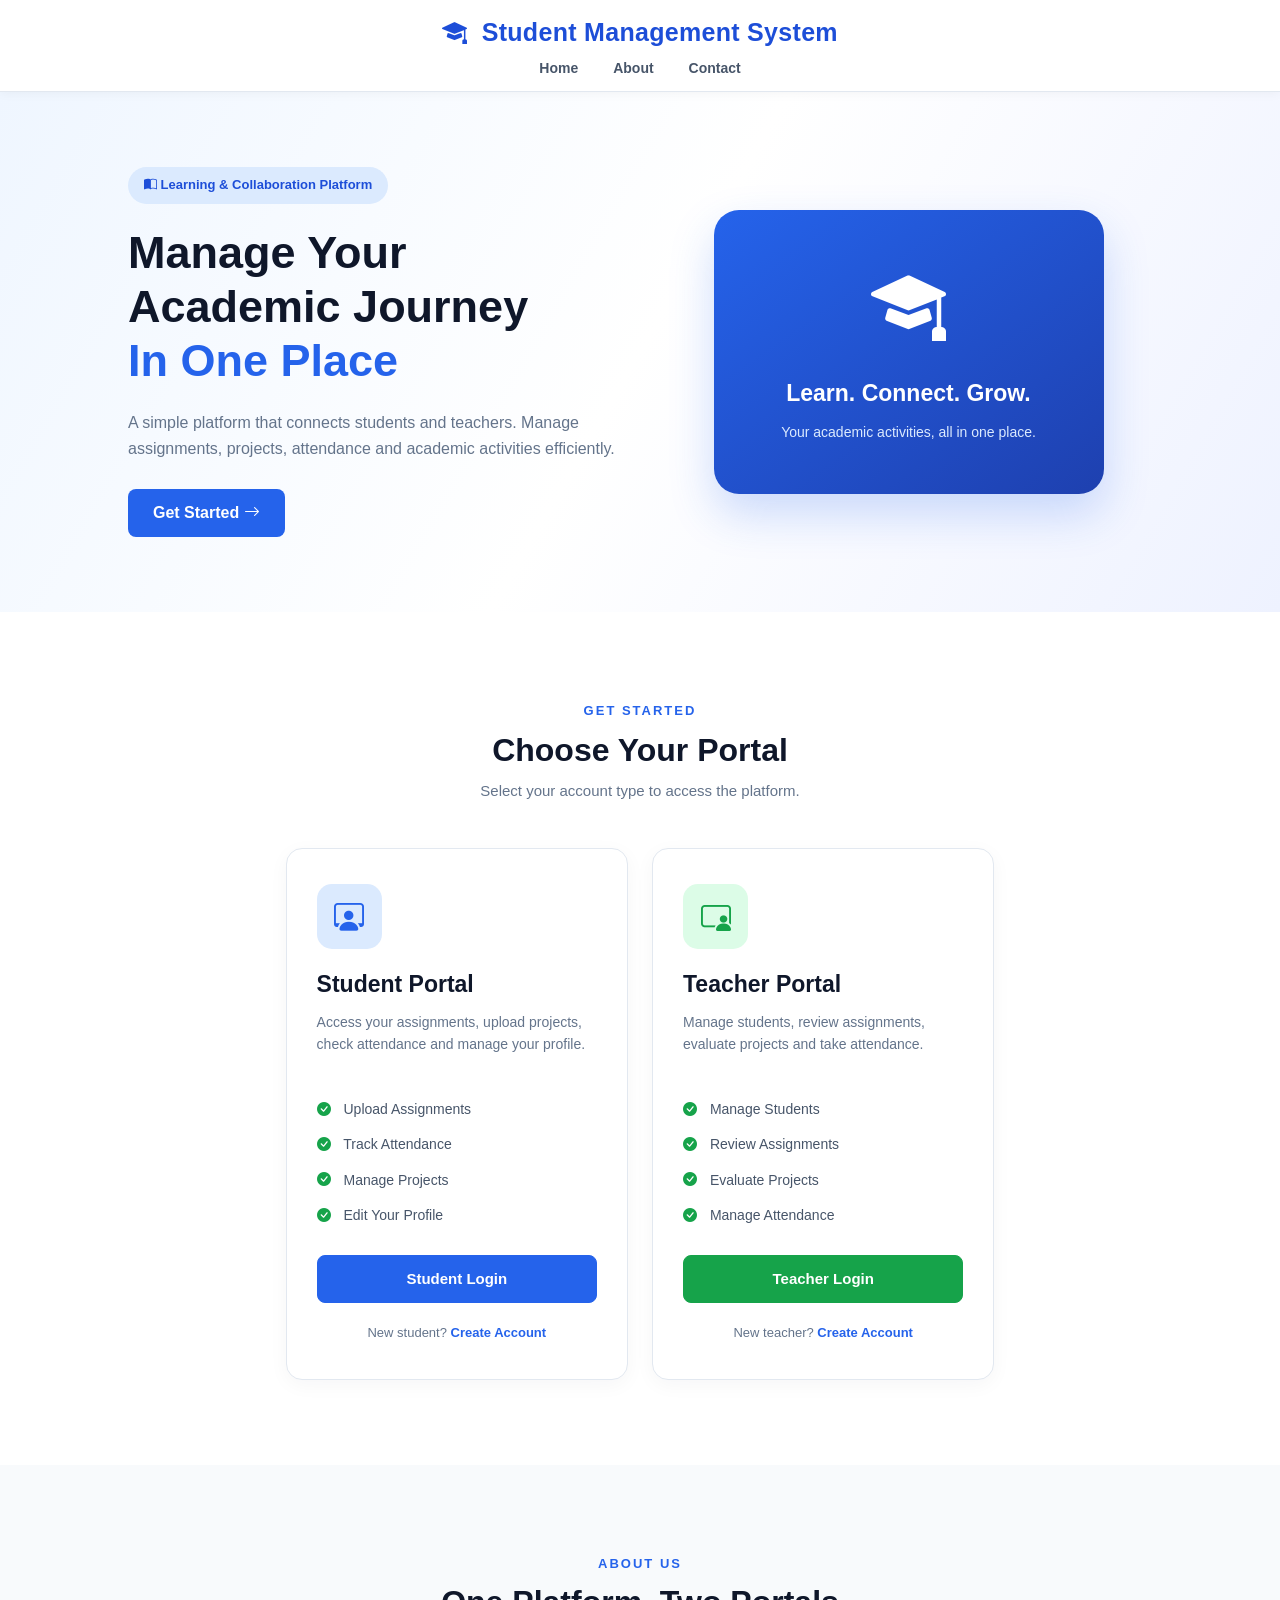
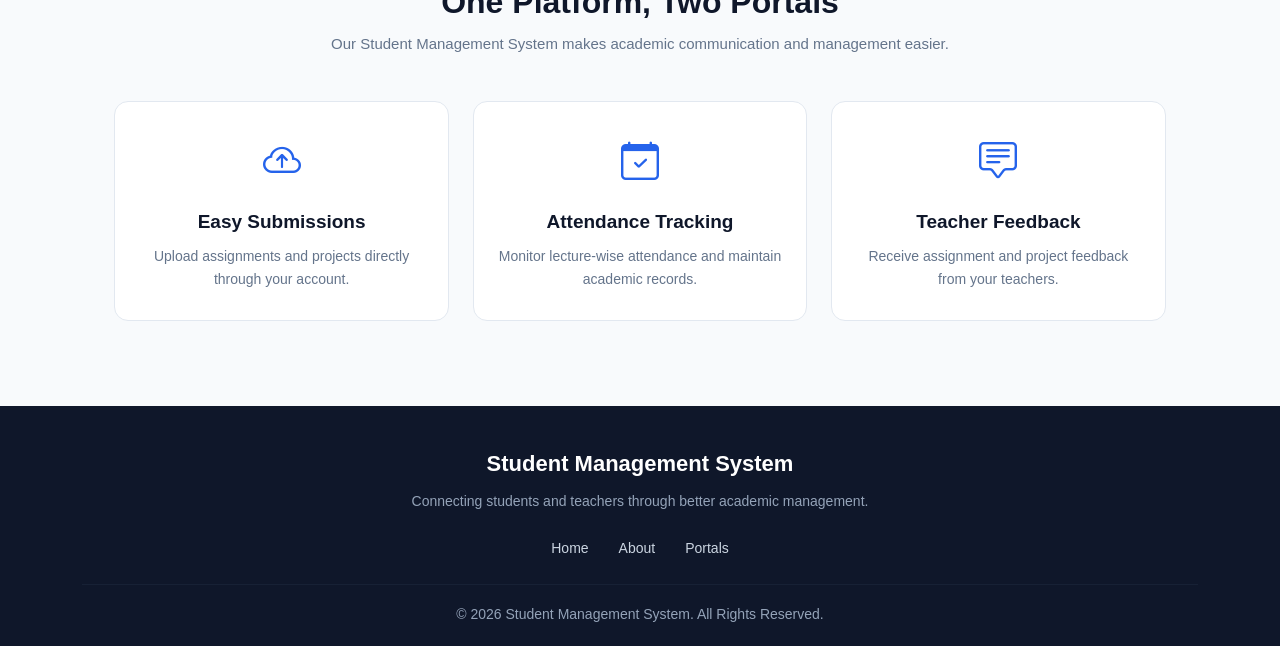
<file: templates/index.html>
<!DOCTYPE html>
<html lang="en">
<head>
    <meta charset="UTF-8">
    <meta name="viewport" content="width=device-width, initial-scale=1.0">
    <title>Student Management System</title>
    <link href="https://cdn.jsdelivr.net/npm/bootstrap@5.3.3/dist/css/bootstrap.min.css" rel="stylesheet">
    <link rel="stylesheet" href="https://cdn.jsdelivr.net/npm/bootstrap-icons@1.11.3/font/bootstrap-icons.min.css">
    <link rel="stylesheet" href="/static/style.css">
</head>
<body>
    <header class="main-header">
        <div class="header-title">
            <a href="/"><i class="bi bi-mortarboard-fill"></i> Student Management System</a>
        </div>
        <nav class="main-nav">
            <a href="#home">Home</a>
            <a href="#about">About</a>
            <a href="#contact">Contact</a>
        </nav>
    </header>

    <section class="hero-section" id="home">
        <div class="hero-content">
            <span class="hero-tag">
                <i class="bi bi-book-half"></i>
                Learning & Collaboration Platform
            </span>
            <h1>Manage Your Academic Journey <span>In One Place</span></h1>
            <p>A simple platform that connects students and teachers. Manage assignments, projects, attendance and academic activities efficiently.</p>
            <a href="#portals" class="btn btn-primary hero-btn">Get Started <i class="bi bi-arrow-right"></i></a>
        </div>
        <div class="hero-image">
            <div class="image-box">
                <i class="bi bi-mortarboard-fill"></i>
                <h3>Learn. Connect. Grow.</h3>
                <p>Your academic activities, all in one place.</p>
            </div>
        </div>
    </section>

    <section class="portal-section" id="portals">
        <div class="section-heading">
            <span>GET STARTED</span>
            <h2>Choose Your Portal</h2>
            <p>Select your account type to access the platform.</p>
        </div>

        <div class="row justify-content-center g-4">
            <div class="col-md-5 col-lg-4">
                <div class="portal-card student-card">
                    <div class="portal-icon student-icon">
                        <i class="bi bi-person-workspace"></i>
                    </div>
                    <h3>Student Portal</h3>
                    <p>Access your assignments, upload projects, check attendance and manage your profile.</p>
                    <ul>
                        <li><i class="bi bi-check-circle-fill"></i> Upload Assignments</li>
                        <li><i class="bi bi-check-circle-fill"></i> Track Attendance</li>
                        <li><i class="bi bi-check-circle-fill"></i> Manage Projects</li>
                        <li><i class="bi bi-check-circle-fill"></i> Edit Your Profile</li>
                    </ul>
                    <a href="/pages/login.html?role=student" class="btn btn-primary portal-btn">Student Login</a>
                    <div class="signup-text">New student? <a href="/pages/signup.html?role=student">Create Account</a></div>
                </div>
            </div>

            <div class="col-md-5 col-lg-4">
                <div class="portal-card teacher-card">
                    <div class="portal-icon teacher-icon">
                        <i class="bi bi-person-video3"></i>
                    </div>
                    <h3>Teacher Portal</h3>
                    <p>Manage students, review assignments, evaluate projects and take attendance.</p>
                    <ul>
                        <li><i class="bi bi-check-circle-fill"></i> Manage Students</li>
                        <li><i class="bi bi-check-circle-fill"></i> Review Assignments</li>
                        <li><i class="bi bi-check-circle-fill"></i> Evaluate Projects</li>
                        <li><i class="bi bi-check-circle-fill"></i> Manage Attendance</li>
                    </ul>
                    <a href="/pages/login.html?role=teacher" class="btn btn-success portal-btn">Teacher Login</a>
                    <div class="signup-text">New teacher? <a href="/pages/signup.html?role=teacher">Create Account</a></div>
                </div>
            </div>
        </div>
    </section>

    <section class="about-section" id="about">
        <div class="container">
            <div class="section-heading">
                <span>ABOUT US</span>
                <h2>One Platform, Two Portals</h2>
                <p>Our Student Management System makes academic communication and management easier.</p>
            </div>
            <div class="row g-4 text-center">
                <div class="col-md-4">
                    <div class="about-card">
                        <i class="bi bi-cloud-arrow-up"></i>
                        <h4>Easy Submissions</h4>
                        <p>Upload assignments and projects directly through your account.</p>
                    </div>
                </div>
                <div class="col-md-4">
                    <div class="about-card">
                        <i class="bi bi-calendar-check"></i>
                        <h4>Attendance Tracking</h4>
                        <p>Monitor lecture-wise attendance and maintain academic records.</p>
                    </div>
                </div>
                <div class="col-md-4">
                    <div class="about-card">
                        <i class="bi bi-chat-square-text"></i>
                        <h4>Teacher Feedback</h4>
                        <p>Receive assignment and project feedback from your teachers.</p>
                    </div>
                </div>
            </div>
        </div>
    </section>

    <footer class="main-footer" id="contact">
        <div class="container">
            <h4>Student Management System</h4>
            <p>Connecting students and teachers through better academic management.</p>
            <div class="footer-links">
                <a href="#home">Home</a>
                <a href="#about">About</a>
                <a href="#portals">Portals</a>
            </div>
            <hr>
            <p class="copyright">&copy; 2026 Student Management System. All Rights Reserved.</p>
        </div>
    </footer>

    <script src="https://cdn.jsdelivr.net/npm/bootstrap@5.3.3/dist/js/bootstrap.bundle.min.js"></script>
    <script src="/static/script.js"></script>
</body>
</html>
</file>
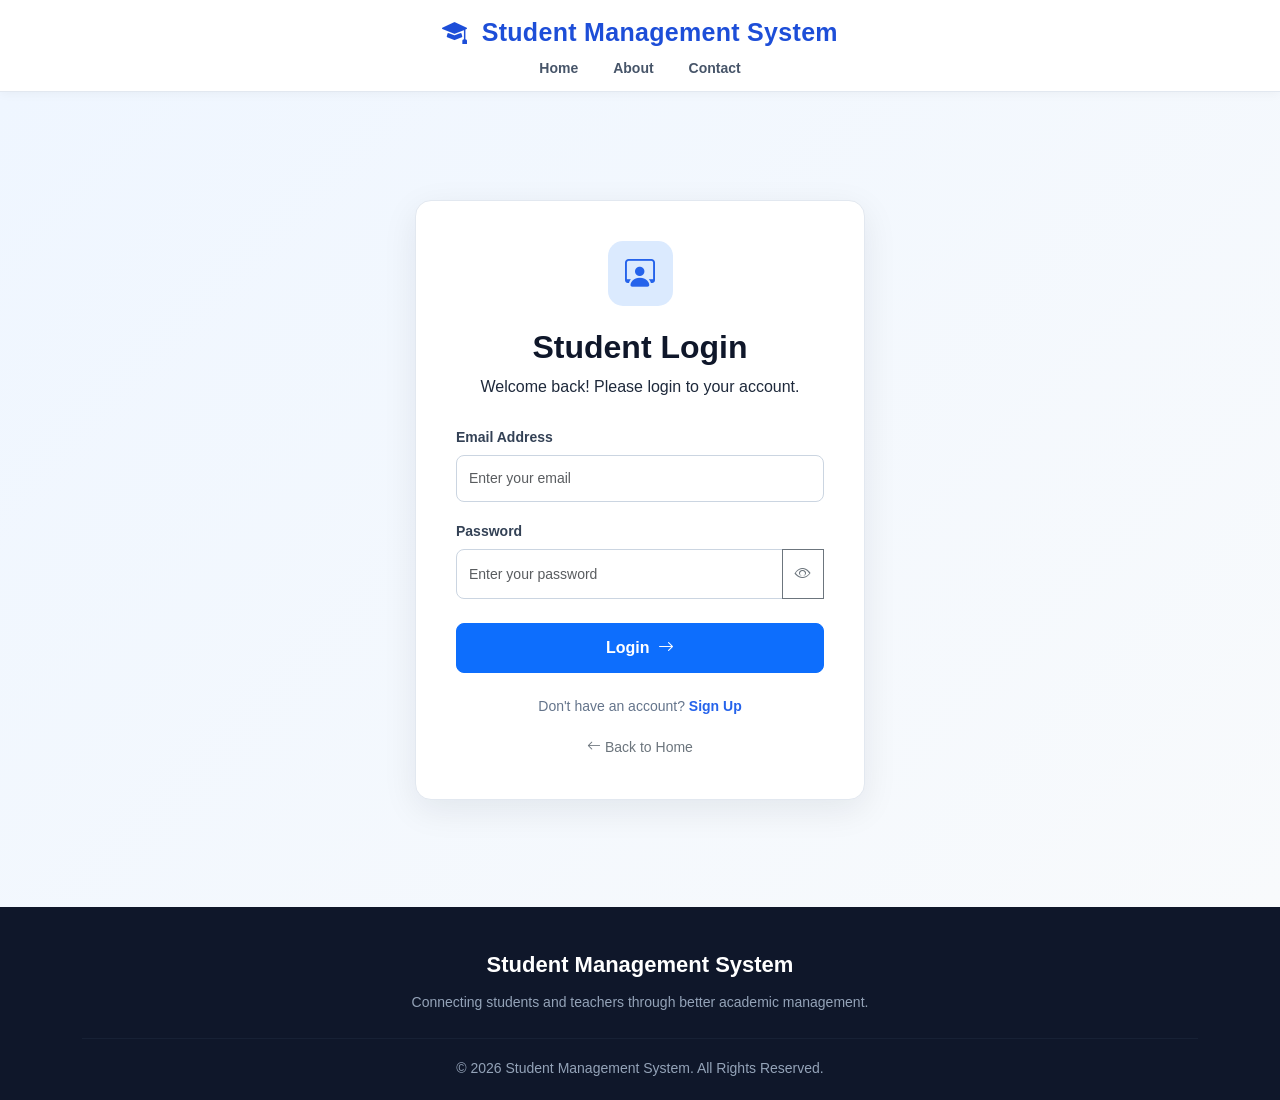
<file: templates/login.html>
<!DOCTYPE html>
<html lang="en">
<head>
    <meta charset="UTF-8">
    <meta name="viewport" content="width=device-width, initial-scale=1.0">
    <title>Login | Student Management System</title>
    <link href="https://cdn.jsdelivr.net/npm/bootstrap@5.3.3/dist/css/bootstrap.min.css" rel="stylesheet">
    <link href="https://cdn.jsdelivr.net/npm/bootstrap-icons@1.11.3/font/bootstrap-icons.min.css" rel="stylesheet">
    <link rel="stylesheet" href="/static/style.css">
</head>
<body>
    <header class="main-header">
        <div class="header-title">
            <a href="/">
                <i class="bi bi-mortarboard-fill"></i>
                Student Management System
            </a>
        </div>
        <nav class="main-nav">
            <a href="/">Home</a>
            <a href="/#about">About</a>
            <a href="/#contact">Contact</a>
        </nav>
    </header>

    <section class="auth-section">
        <div class="auth-card">
            <div class="text-center mb-4">
                <div class="portal-icon student-icon mx-auto">
                    <i class="bi bi-person-workspace"></i>
                </div>
                <h2 id="loginTitle">Student Login</h2>
                <p>Welcome back! Please login to your account.</p>
            </div>

            <form id="loginForm" method="POST" action="#" class="needs-validation" novalidate>
                <div class="mb-3">
                    <label for="email" class="form-label">Email Address</label>
                    <input type="email" id="email" name="email" class="form-control" placeholder="Enter your email" autocomplete="email" required>
                    <div class="invalid-feedback">Please enter a valid email address.</div>
                </div>

                <div class="mb-4">
                    <label for="password" class="form-label">Password</label>
                    <div class="input-group">
                        <input type="password" id="password" name="password" class="form-control" placeholder="Enter your password" autocomplete="current-password" required>
                        <button type="button" class="btn btn-outline-secondary" data-toggle-password="#password">
                            <i class="bi bi-eye"></i>
                        </button>
                        <div class="invalid-feedback">Please enter your password.</div>
                    </div>
                </div>

                <button type="submit" class="btn btn-primary w-100">
                    Login <i class="bi bi-arrow-right ms-1"></i>
                </button>
            </form>

            <div class="auth-footer">
                Don't have an account?
                <a id="signupLink" href="/pages/signup.html?role=student">Sign Up</a>
            </div>

            <div class="text-center mt-3">
                <a href="/" class="text-secondary small">
                    <i class="bi bi-arrow-left"></i> Back to Home
                </a>
            </div>
        </div>
    </section>

    <footer class="main-footer">
        <div class="container">
            <h4>Student Management System</h4>
            <p>Connecting students and teachers through better academic management.</p>
            <hr>
            <p class="copyright">&copy; 2026 Student Management System. All Rights Reserved.</p>
        </div>
    </footer>

    <script src="https://cdn.jsdelivr.net/npm/bootstrap@5.3.3/dist/js/bootstrap.bundle.min.js"></script>
    <script src="/static/script.js"></script>
</body>
</html>
</file>
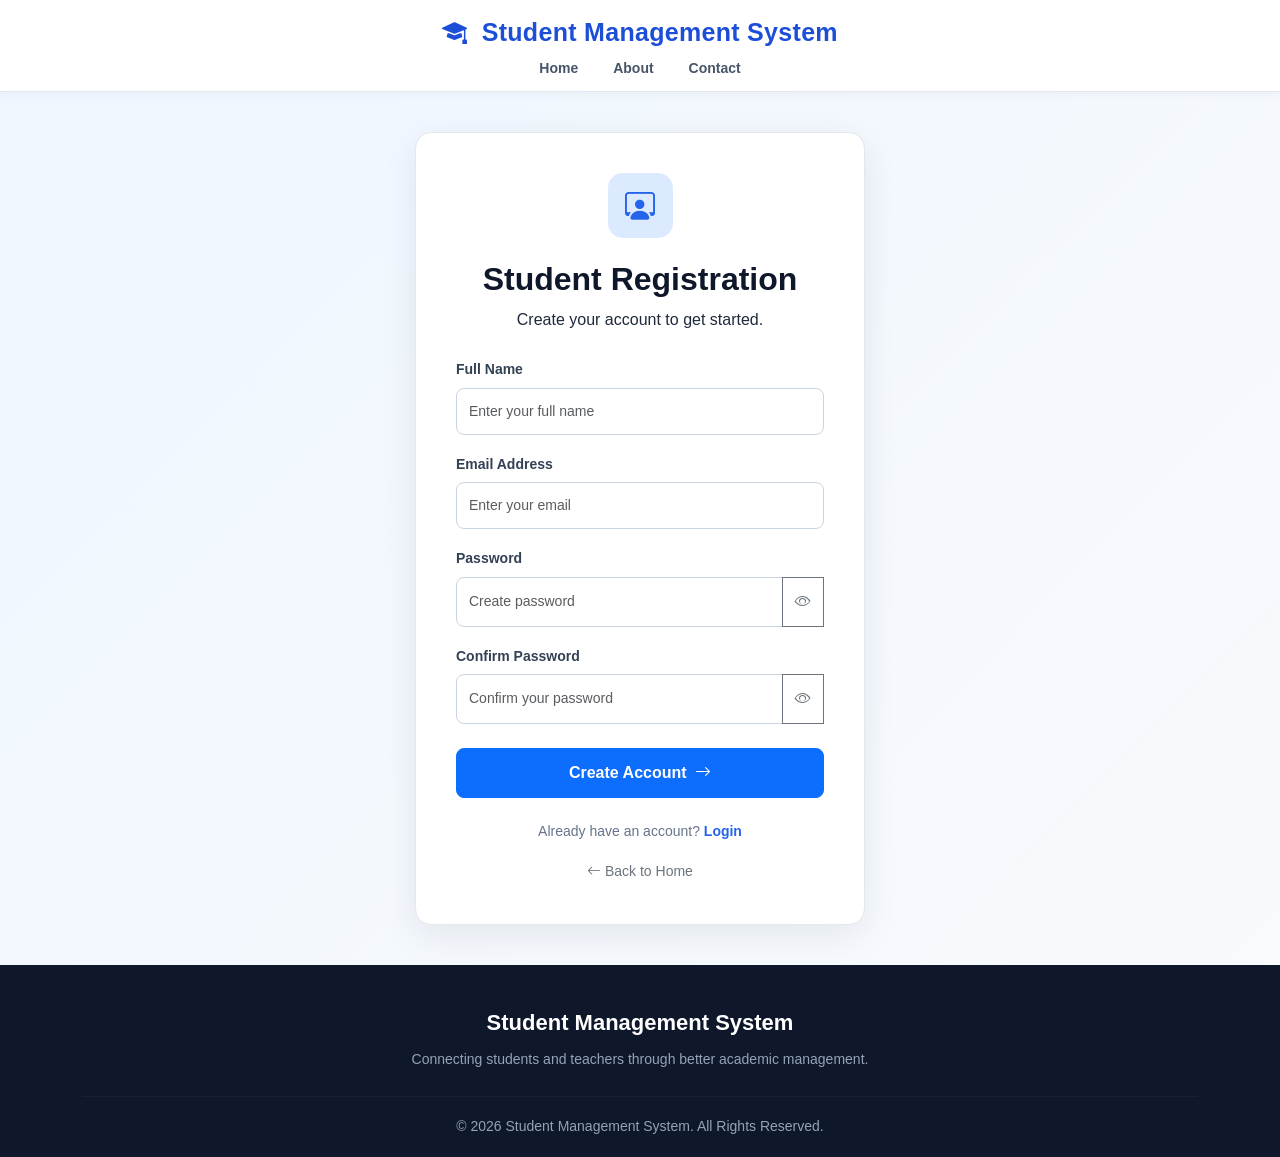
<file: templates/signup.html>
<!DOCTYPE html>
<html lang="en">
<head>
    <meta charset="UTF-8">
    <meta name="viewport" content="width=device-width, initial-scale=1.0">
    <title>Student Signup | Student Management System</title>
    <link href="https://cdn.jsdelivr.net/npm/bootstrap@5.3.3/dist/css/bootstrap.min.css" rel="stylesheet">
    <link href="https://cdn.jsdelivr.net/npm/bootstrap-icons@1.11.3/font/bootstrap-icons.min.css" rel="stylesheet">
    <link rel="stylesheet" href="/static/style.css">
</head>
<body>
    <header class="main-header">
        <div class="header-title">
            <a href="/">
                <i class="bi bi-mortarboard-fill"></i>
                Student Management System
            </a>
        </div>
        <nav class="main-nav">
            <a href="/">Home</a>
            <a href="/#about">About</a>
            <a href="/#contact">Contact</a>
        </nav>
    </header>

    <section class="auth-section">
        <div class="auth-card">
            <div class="text-center mb-4">
                <div class="portal-icon student-icon mx-auto">
                    <i class="bi bi-person-workspace"></i>
                </div>
                <h2 id="signupTitle">Student Registration</h2>
                <p>Create your account to get started.</p>
            </div>

            <form id="signupForm" method="POST" action="#" class="needs-validation" novalidate>
                <div class="mb-3">
                    <label for="name" class="form-label">Full Name</label>
                    <input type="text" id="name" name="name" class="form-control" placeholder="Enter your full name" autocomplete="name" minlength="2" required>
                    <div class="invalid-feedback">Please enter your name.</div>
                </div>

                <div class="mb-3">
                    <label for="email" class="form-label">Email Address</label>
                    <input type="email" id="email" name="email" class="form-control" placeholder="Enter your email" autocomplete="email" required>
                    <div class="invalid-feedback">Please enter a valid email address.</div>
                </div>

                <div class="mb-3">
                    <label for="password" class="form-label">Password</label>
                    <div class="input-group">
                        <input type="password" id="password" name="password" class="form-control" placeholder="Create password" minlength="6" autocomplete="new-password" required>
                        <button type="button" class="btn btn-outline-secondary" data-toggle-password="#password">
                            <i class="bi bi-eye"></i>
                        </button>
                        <div class="invalid-feedback">Password must contain at least 6 characters.</div>
                    </div>
                </div>

                <div class="mb-4">
                    <label for="confirm_password" class="form-label">Confirm Password</label>
                    <div class="input-group">
                        <input type="password" id="confirm_password" name="confirm_password" class="form-control" placeholder="Confirm your password" autocomplete="new-password" required>
                        <button type="button" class="btn btn-outline-secondary" data-toggle-password="#confirm_password">
                            <i class="bi bi-eye"></i>
                        </button>
                        <div class="invalid-feedback">Please confirm your password.</div>
                    </div>
                </div>

                <button type="submit" class="btn btn-primary w-100">
                    Create Account <i class="bi bi-arrow-right ms-1"></i>
                </button>
            </form>

            <div class="auth-footer">
                Already have an account?
                <a id="loginLink" href="/pages/login.html?role=student">Login</a>
            </div>

            <div class="text-center mt-3">
                <a href="/" class="text-secondary small">
                    <i class="bi bi-arrow-left"></i> Back to Home
                </a>
            </div>
        </div>
    </section>

    <footer class="main-footer">
        <div class="container">
            <h4>Student Management System</h4>
            <p>Connecting students and teachers through better academic management.</p>
            <hr>
            <p class="copyright">&copy; 2026 Student Management System. All Rights Reserved.</p>
        </div>
    </footer>

    <script src="https://cdn.jsdelivr.net/npm/bootstrap@5.3.3/dist/js/bootstrap.bundle.min.js"></script>
    <script src="/static/script.js"></script>
</body>
</html>
</file>
<file: static/style.css>
* {
    margin: 0;
    padding: 0;
    box-sizing: border-box;
}

html {
    scroll-behavior: smooth;
    scroll-padding-top: 90px;
}

body {
    font-family: 'Segoe UI', Arial, sans-serif;
    background: #f8fafc;
    color: #1e293b;
    line-height: 1.6;
}

a {
    text-decoration: none;
}

button,
input,
textarea,
select {
    font-family: inherit;
}

.main-header {
    width: 100%;
    min-height: 85px;
    background: #ffffff;
    display: flex;
    flex-direction: column;
    align-items: center;
    justify-content: center;
    padding: 12px 5%;
    border-bottom: 1px solid #e2e8f0;
    position: sticky;
    top: 0;
    z-index: 1000;
    box-shadow: 0 2px 10px rgba(0, 0, 0, 0.04);
}

.header-title a {
    color: #1d4ed8;
    font-size: 25px;
    font-weight: 750;
    letter-spacing: 0.3px;
    transition: 0.3s;
}

.header-title a:hover {
    color: #2563eb;
}

.header-title i {
    margin-right: 7px;
}

.main-nav {
    display: flex;
    justify-content: center;
    align-items: center;
    gap: 35px;
    margin-top: 5px;
}

.main-nav a {
    color: #475569;
    font-size: 14px;
    font-weight: 600;
    transition: 0.3s;
}

.main-nav a:hover {
    color: #2563eb;
}

.alert {
    border-radius: 10px;
    font-size: 14px;
}

.hero-section {
    min-height: 480px;
    display: flex;
    align-items: center;
    justify-content: space-between;
    padding: 75px 10%;
    gap: 50px;
    background: linear-gradient(
        120deg,
        #eff6ff,
        #ffffff,
        #eef2ff
    );
}

.hero-content {
    flex: 1;
    max-width: 600px;
}

.hero-tag {
    display: inline-block;
    background: #dbeafe;
    color: #1d4ed8;
    padding: 8px 16px;
    border-radius: 30px;
    font-size: 13px;
    font-weight: 600;
    margin-bottom: 22px;
}

.hero-content h1 {
    font-size: 45px;
    font-weight: 800;
    line-height: 1.2;
    color: #0f172a;
    margin-bottom: 22px;
}

.hero-content h1 span {
    display: block;
    color: #2563eb;
}

.hero-content p {
    color: #64748b;
    font-size: 16px;
    max-width: 520px;
    margin-bottom: 28px;
}

.hero-btn {
    padding: 12px 25px;
    border-radius: 8px;
    font-weight: 600;
    background: #2563eb;
    border: none;
    transition: 0.3s;
}

.hero-btn:hover {
    background: #1d4ed8;
    transform: translateY(-3px);
}

.hero-image {
    flex: 1;
    display: flex;
    justify-content: center;
    align-items: center;
}

.image-box {
    width: 100%;
    max-width: 390px;
    min-height: 280px;
    background: linear-gradient(
        145deg,
        #2563eb,
        #1e40af
    );
    border-radius: 25px;
    display: flex;
    flex-direction: column;
    justify-content: center;
    align-items: center;
    text-align: center;
    padding: 35px;
    color: white;
    box-shadow: 0 20px 45px rgba(37, 99, 235, 0.22);
}

.image-box i {
    font-size: 75px;
    margin-bottom: 15px;
}

.image-box h3 {
    font-size: 23px;
    font-weight: 700;
}

.image-box p {
    color: #dbeafe;
    font-size: 14px;
    margin-top: 5px;
}

.section-heading {
    text-align: center;
    margin-bottom: 45px;
}

.section-heading span {
    color: #2563eb;
    font-size: 13px;
    font-weight: 750;
    letter-spacing: 2px;
}

.section-heading h2 {
    font-size: 32px;
    font-weight: 750;
    color: #0f172a;
    margin-top: 8px;
    margin-bottom: 10px;
}

.section-heading p {
    color: #64748b;
    font-size: 15px;
}

.portal-section {
    padding: 85px 8%;
    background: #ffffff;
}

.portal-card {
    height: 100%;
    background: #ffffff;
    border: 1px solid #e2e8f0;
    border-radius: 16px;
    padding: 35px 30px;
    transition: 0.3s ease;
    box-shadow: 0 5px 20px rgba(15, 23, 42, 0.04);
}

.portal-card:hover {
    transform: translateY(-8px);
    box-shadow: 0 15px 35px rgba(15, 23, 42, 0.10);
    border-color: #bfdbfe;
}

.portal-icon {
    width: 65px;
    height: 65px;
    border-radius: 15px;
    display: flex;
    justify-content: center;
    align-items: center;
    font-size: 30px;
    margin-bottom: 22px;
}

.student-icon {
    background: #dbeafe;
    color: #2563eb;
}

.teacher-icon {
    background: #dcfce7;
    color: #16a34a;
}

.portal-card h3 {
    font-size: 23px;
    font-weight: 750;
    color: #0f172a;
    margin-bottom: 12px;
}

.portal-card > p {
    font-size: 14px;
    color: #64748b;
    min-height: 65px;
    margin-bottom: 22px;
}

.portal-card ul {
    list-style: none;
    padding: 0;
    margin-bottom: 28px;
}

.portal-card ul li {
    font-size: 14px;
    color: #475569;
    margin-bottom: 13px;
}

.portal-card ul li i {
    color: #16a34a;
    margin-right: 9px;
}

.portal-btn {
    width: 100%;
    padding: 12px;
    border-radius: 8px;
    font-size: 15px;
    font-weight: 650;
    transition: 0.3s;
}

.portal-btn:hover {
    transform: translateY(-2px);
}

.student-card .portal-btn {
    background: #2563eb;
    border-color: #2563eb;
}

.student-card .portal-btn:hover {
    background: #1d4ed8;
}

.teacher-card .portal-btn {
    background: #16a34a;
    border-color: #16a34a;
}

.teacher-card .portal-btn:hover {
    background: #15803d;
}

.signup-text {
    text-align: center;
    font-size: 13px;
    color: #64748b;
    margin-top: 20px;
}

.signup-text a {
    color: #2563eb;
    font-weight: 700;
}

.signup-text a:hover {
    text-decoration: underline;
}

.about-section {
    padding: 85px 8%;
    background: #f8fafc;
}

.about-card {
    height: 100%;
    padding: 30px 22px;
    background: #ffffff;
    border-radius: 14px;
    border: 1px solid #e2e8f0;
    transition: 0.3s;
}

.about-card:hover {
    transform: translateY(-5px);
    box-shadow: 0 10px 25px rgba(0, 0, 0, 0.06);
}

.about-card i {
    font-size: 38px;
    color: #2563eb;
    margin-bottom: 18px;
    display: inline-block;
}

.about-card h4 {
    color: #0f172a;
    font-size: 19px;
    font-weight: 700;
    margin-bottom: 12px;
}

.about-card p {
    color: #64748b;
    font-size: 14px;
    margin-bottom: 0;
}

.main-footer {
    background: #0f172a;
    color: #ffffff;
    text-align: center;
    padding: 45px 20px 20px;
}

.main-footer h4 {
    font-size: 22px;
    font-weight: 750;
    margin-bottom: 12px;
}

.main-footer > .container > p {
    color: #94a3b8;
    font-size: 14px;
}

.footer-links {
    display: flex;
    justify-content: center;
    flex-wrap: wrap;
    gap: 30px;
    margin: 25px 0;
}

.footer-links a {
    color: #cbd5e1;
    font-size: 14px;
    transition: 0.3s;
}

.footer-links a:hover {
    color: #60a5fa;
}

.main-footer hr {
    border-color: #334155;
    margin: 25px 0 18px;
}

.main-footer .copyright {
    font-size: 12px;
    color: #64748b;
    margin-bottom: 0;
}

.auth-section {
    min-height: calc(100vh - 85px);
    display: flex;
    align-items: center;
    justify-content: center;
    padding: 40px 20px;
    background: linear-gradient(
        135deg,
        #eff6ff,
        #f8fafc
    );
}

.auth-card {
    width: 100%;
    max-width: 450px;
    background: #ffffff;
    padding: 40px;
    border-radius: 16px;
    box-shadow: 0 10px 35px rgba(15, 23, 42, 0.08);
    border: 1px solid #e2e8f0;
}

.auth-card h2 {
    text-align: center;
    font-weight: 750;
    color: #0f172a;
    margin-bottom: 8px;
}

.auth-card > p {
    text-align: center;
    color: #64748b;
    font-size: 14px;
    margin-bottom: 28px;
}

.auth-card label {
    font-size: 14px;
    font-weight: 600;
    color: #334155;
    margin-bottom: 7px;
}

.auth-card .form-control {
    padding: 12px;
    border-radius: 8px;
    border: 1px solid #cbd5e1;
    font-size: 14px;
}

.auth-card .form-control:focus {
    border-color: #2563eb;
    box-shadow: 0 0 0 3px rgba(37, 99, 235, 0.12);
}

.auth-card .btn {
    padding: 12px;
    font-weight: 650;
    border-radius: 8px;
}

.auth-footer {
    text-align: center;
    margin-top: 22px;
    font-size: 14px;
    color: #64748b;
}

.auth-footer a {
    color: #2563eb;
    font-weight: 650;
}

.dashboard-layout {
    display: flex;
    min-height: calc(100vh - 75px);
}

.sidebar {
    width: 250px;
    flex-shrink: 0;
    background: #0f172a;
    color: #ffffff;
    padding: 25px 15px;
}

.sidebar h3 {
    font-size: 20px;
    font-weight: 750;
    padding: 0 12px;
    margin-bottom: 30px;
}

.sidebar a {
    display: block;
    color: #cbd5e1;
    padding: 12px 15px;
    margin-bottom: 7px;
    border-radius: 8px;
    font-size: 14px;
    transition: 0.3s;
}

.sidebar a i {
    margin-right: 10px;
}

.sidebar a:hover,
.sidebar a.active {
    background: #2563eb;
    color: #ffffff;
}

.dashboard-content {
    flex: 1;
    min-width: 0;
    padding: 30px;
    background: #f8fafc;
}

.dashboard-content h2 {
    color: #0f172a;
    font-size: 26px;
    font-weight: 750;
    margin-bottom: 25px;
}

.dashboard-card {
    background: #ffffff;
    padding: 25px;
    border-radius: 12px;
    border: 1px solid #e2e8f0;
    box-shadow: 0 4px 15px rgba(0, 0, 0, 0.03);
    height: auto;
    margin-bottom: 20px;
}

.dashboard-card h5 {
    color: #64748b;
    font-size: 14px;
    margin-bottom: 12px;
}

.dashboard-card h3 {
    color: #0f172a;
    font-size: 28px;
    font-weight: 750;
}

.table-container {
    background: #ffffff;
    padding: 20px;
    border-radius: 12px;
    border: 1px solid #e2e8f0;
    overflow-x: auto;
}

.table {
    vertical-align: middle;
}

.table thead th {
    background: #eff6ff;
    color: #1e40af;
    font-size: 13px;
    font-weight: 700;
    white-space: nowrap;
}

.table tbody td {
    font-size: 14px;
    color: #475569;
}

.status {
    display: inline-block;
    padding: 5px 12px;
    border-radius: 20px;
    font-size: 12px;
    font-weight: 650;
}

.status-pending {
    background: #fef3c7;
    color: #92400e;
}

.status-checked {
    background: #dbeafe;
    color: #1e40af;
}

.status-approved {
    background: #dcfce7;
    color: #166534;
}

.status-rejected {
    background: #fee2e2;
    color: #991b1b;
}

.status-present {
    background: #dcfce7;
    color: #166534;
}

.status-absent {
    background: #fee2e2;
    color: #991b1b;
}

.form-section {
    background: #ffffff;
    padding: 25px;
    border-radius: 12px;
    border: 1px solid #e2e8f0;
}

.form-section label {
    font-size: 14px;
    font-weight: 600;
    color: #334155;
    margin-bottom: 8px;
}

.form-section .form-control,
.form-section .form-select {
    padding: 11px;
    border-radius: 8px;
    font-size: 14px;
}

.form-section .form-control:focus,
.form-section .form-select:focus {
    border-color: #2563eb;
    box-shadow: 0 0 0 3px rgba(37, 99, 235, 0.1);
}

.profile-card {
    max-width: 650px;
    background: #ffffff;
    border: 1px solid #e2e8f0;
    padding: 30px;
    border-radius: 14px;
}

.profile-avatar {
    width: 85px;
    height: 85px;
    background: #dbeafe;
    color: #2563eb;
    border-radius: 50%;
    display: flex;
    align-items: center;
    justify-content: center;
    font-size: 38px;
    margin: 0 auto 20px;
}

@media (max-width: 992px) {

    .hero-section {
        padding: 65px 6%;
        gap: 30px;
    }

    .hero-content h1 {
        font-size: 36px;
    }

    .portal-section,
    .about-section {
        padding: 65px 5%;
    }

    .sidebar {
        width: 220px;
    }

}

@media (max-width: 768px) {

    .main-header {
        padding: 12px 10px;
    }

    .header-title a {
        font-size: 20px;
    }

    .main-nav {
        gap: 22px;
        margin-top: 8px;
    }

    .main-nav a {
        font-size: 13px;
    }

    .hero-section {
        flex-direction: column;
        text-align: center;
        padding: 55px 7%;
        gap: 40px;
    }

    .hero-content {
        max-width: 100%;
    }

    .hero-content h1 {
        font-size: 34px;
    }

    .hero-content p {
        margin-left: auto;
        margin-right: auto;
    }

    .hero-image {
        width: 100%;
    }

    .image-box {
        max-width: 100%;
    }

    .portal-section,
    .about-section {
        padding: 60px 6%;
    }

    .section-heading h2 {
        font-size: 27px;
    }

    .dashboard-layout {
        flex-direction: column;
    }

    .sidebar {
        width: 100%;
        padding: 15px;
    }

    .sidebar h3 {
        margin-bottom: 12px;
    }

    .sidebar a {
        display: inline-block;
        margin: 3px;
        padding: 9px 12px;
        font-size: 13px;
    }

    .dashboard-content {
        padding: 20px 15px;
    }
}

@media (max-width: 480px) {

    .header-title a {
        font-size: 17px;
    }

    .header-title i {
        margin-right: 3px;
    }

    .main-nav {
        gap: 18px;
    }

    .hero-content h1 {
        font-size: 29px;
    }

    .hero-content p {
        font-size: 14px;
    }

    .image-box {
        min-height: 230px;
        padding: 25px;
    }

    .image-box i {
        font-size: 60px;
    }

    .section-heading h2 {
        font-size: 24px;
    }

    .portal-card {
        padding: 25px 20px;
    }

    .auth-card {
        padding: 25px 20px;
    }

    .footer-links {
        gap: 18px;
    }
}

.btn,
a,
.portal-card,
.about-card,
.sidebar a {
    transition: all 0.3s ease;
}
</file>
